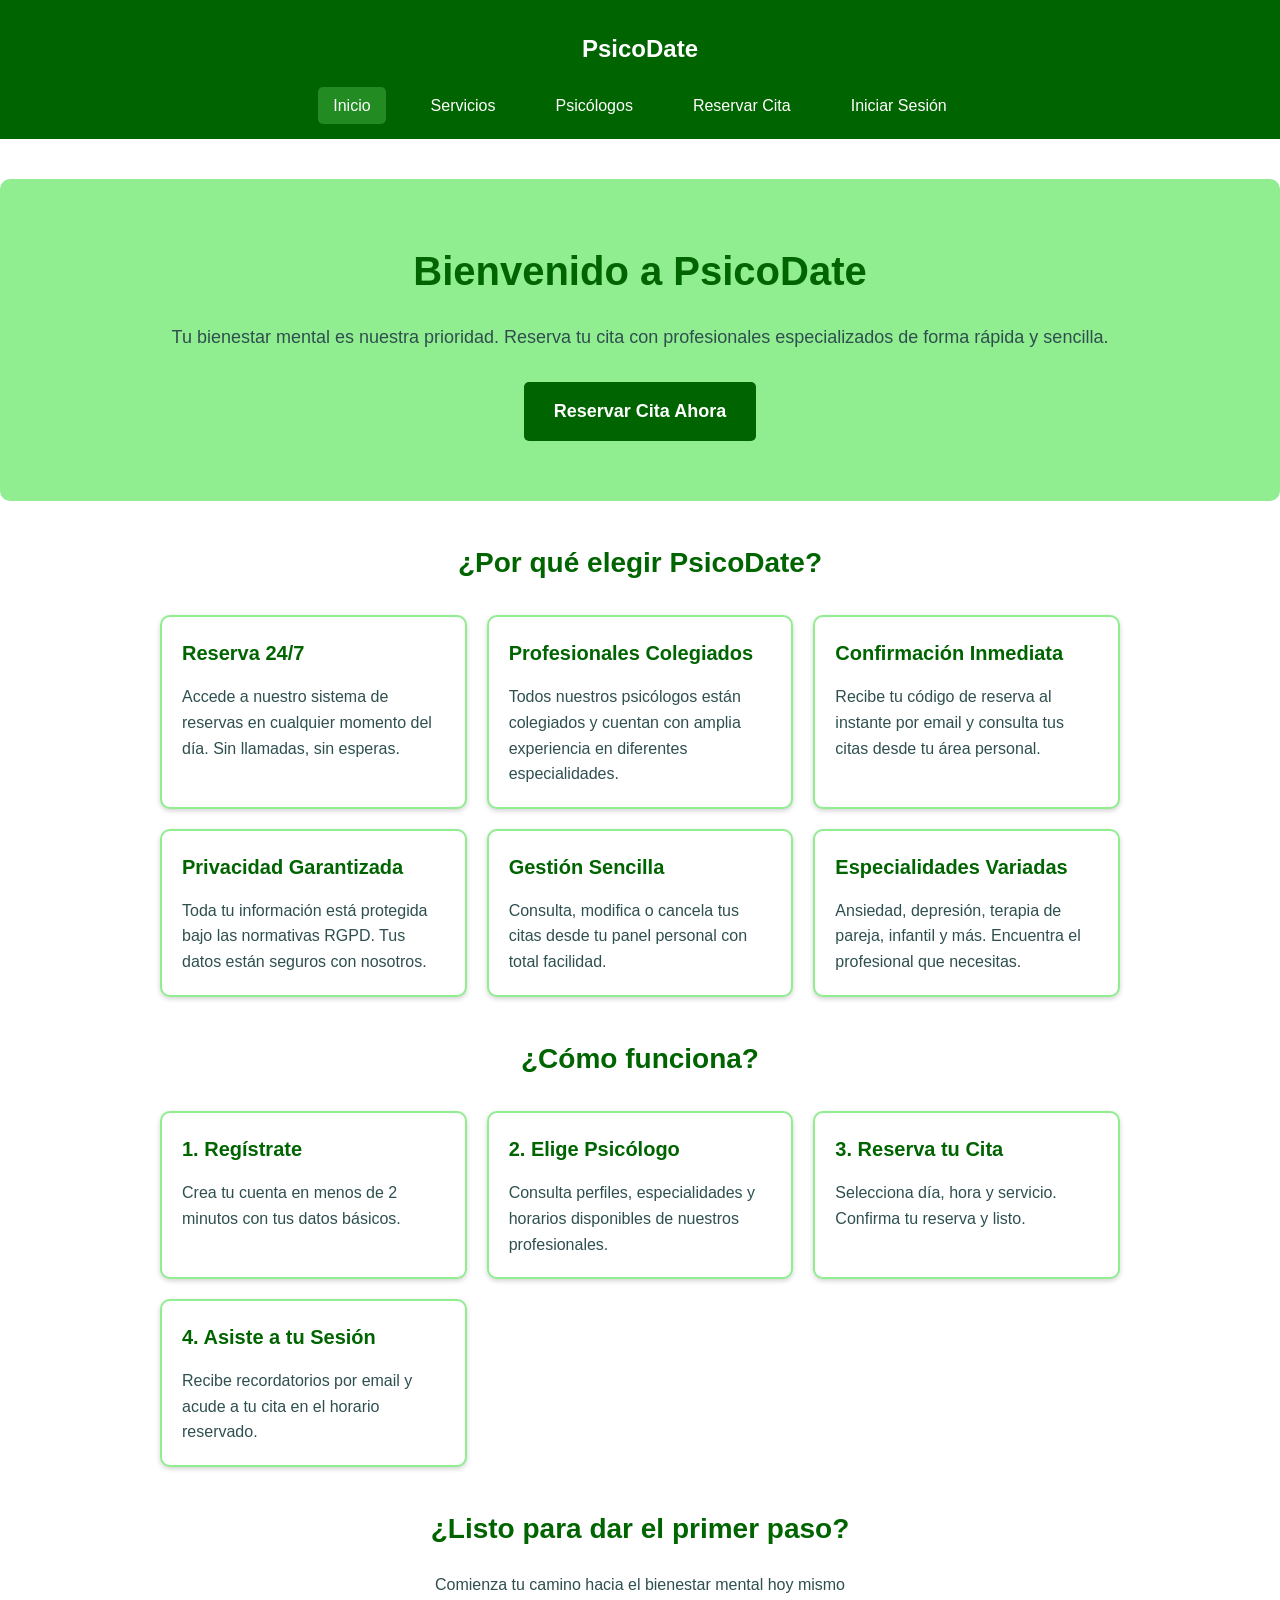
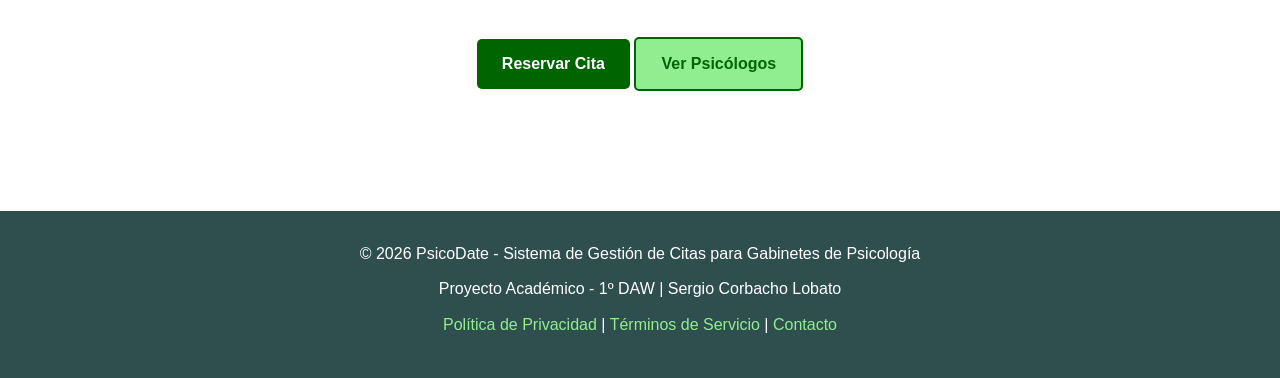
<file: index.html>
<!DOCTYPE html>
<html lang="es">
<head>
    <meta charset="UTF-8">
    <meta name="viewport" content="width=device-width, initial-scale=1.0">
    <title>PsicoDate - Gestión de Citas Psicológicas</title>
    <link rel="stylesheet" href="estilos_psicodate.css">
</head>
<body>
    
    
    <header>
        <nav>
            <div class="contenedor">
                <a href="index.html" class="logo">PsicoDate</a>
                
                <ul>
                    <li><a href="index.html" class="activo">Inicio</a></li>
                    <li><a href="servicios.html">Servicios</a></li>
                    <li><a href="psicologos.html">Psicólogos</a></li>
                    <li><a href="reservar.html">Reservar Cita</a></li>
                    <li><a href="login.html">Iniciar Sesión</a></li>
                </ul>
            </div>
        </nav>
    </header>
    
    
    <main>
        
        
        <section class="hero">
            <div class="contenedor">
                <h1>Bienvenido a PsicoDate</h1>
                <p>Tu bienestar mental es nuestra prioridad. Reserva tu cita con profesionales especializados de forma rápida y sencilla.</p>
                <a href="reservar.html" class="boton boton-primario boton-grande">Reservar Cita Ahora</a>
            </div>
        </section>
        
        <div class="contenedor">
            
            
            <section>
                <h2 class="texto-centrado">¿Por qué elegir PsicoDate?</h2>
                
                <div class="grilla-tarjetas">
                    
                    <article class="tarjeta">
                        <h3>Reserva 24/7</h3>
                        <p>Accede a nuestro sistema de reservas en cualquier momento del día. Sin llamadas, sin esperas.</p>
                    </article>

                    <article class="tarjeta">
                        <h3>Profesionales Colegiados</h3>
                        <p>Todos nuestros psicólogos están colegiados y cuentan con amplia experiencia en diferentes especialidades.</p>
                    </article>

                    <article class="tarjeta">
                        <h3>Confirmación Inmediata</h3>
                        <p>Recibe tu código de reserva al instante por email y consulta tus citas desde tu área personal.</p>
                    </article>

                    <article class="tarjeta">
                        <h3>Privacidad Garantizada</h3>
                        <p>Toda tu información está protegida bajo las normativas RGPD. Tus datos están seguros con nosotros.</p>
                    </article>

                    <article class="tarjeta">
                        <h3>Gestión Sencilla</h3>
                        <p>Consulta, modifica o cancela tus citas desde tu panel personal con total facilidad.</p>
                    </article>

                    <article class="tarjeta">
                        <h3>Especialidades Variadas</h3>
                        <p>Ansiedad, depresión, terapia de pareja, infantil y más. Encuentra el profesional que necesitas.</p>
                    </article>
                    
                </div>
            </section>

            
            <section>
                <h2 class="texto-centrado">¿Cómo funciona?</h2>
                
                <div class="grilla-tarjetas">
                    
                    <article class="tarjeta">
                        <h3>1. Regístrate</h3>
                        <p>Crea tu cuenta en menos de 2 minutos con tus datos básicos.</p>
                    </article>

                    <article class="tarjeta">
                        <h3>2. Elige Psicólogo</h3>
                        <p>Consulta perfiles, especialidades y horarios disponibles de nuestros profesionales.</p>
                    </article>

                    <article class="tarjeta">
                        <h3>3. Reserva tu Cita</h3>
                        <p>Selecciona día, hora y servicio. Confirma tu reserva y listo.</p>
                    </article>

                    <article class="tarjeta">
                        <h3>4. Asiste a tu Sesión</h3>
                        <p>Recibe recordatorios por email y acude a tu cita en el horario reservado.</p>
                    </article>
                    
                </div>
            </section>

            
            <section class="texto-centrado espaciado-superior">
                <h2>¿Listo para dar el primer paso?</h2>
                <p>Comienza tu camino hacia el bienestar mental hoy mismo</p>
                <div class="espaciado-superior">
                    <a href="reservar.html" class="boton boton-primario">Reservar Cita</a>
                    <a href="psicologos.html" class="boton boton-secundario">Ver Psicólogos</a>
                </div>
            </section>
            
        </div>
    </main>

    
    <footer>
        <div class="contenedor">
            <p>&copy; 2026 PsicoDate - Sistema de Gestión de Citas para Gabinetes de Psicología</p>
            <p>Proyecto Académico - 1º DAW | Sergio Corbacho Lobato</p>
            <p>
                <a href="#">Política de Privacidad</a> | 
                <a href="#">Términos de Servicio</a> | 
                <a href="#">Contacto</a>
            </p>
        </div>
    </footer>
    
</body>
</html>
</file>
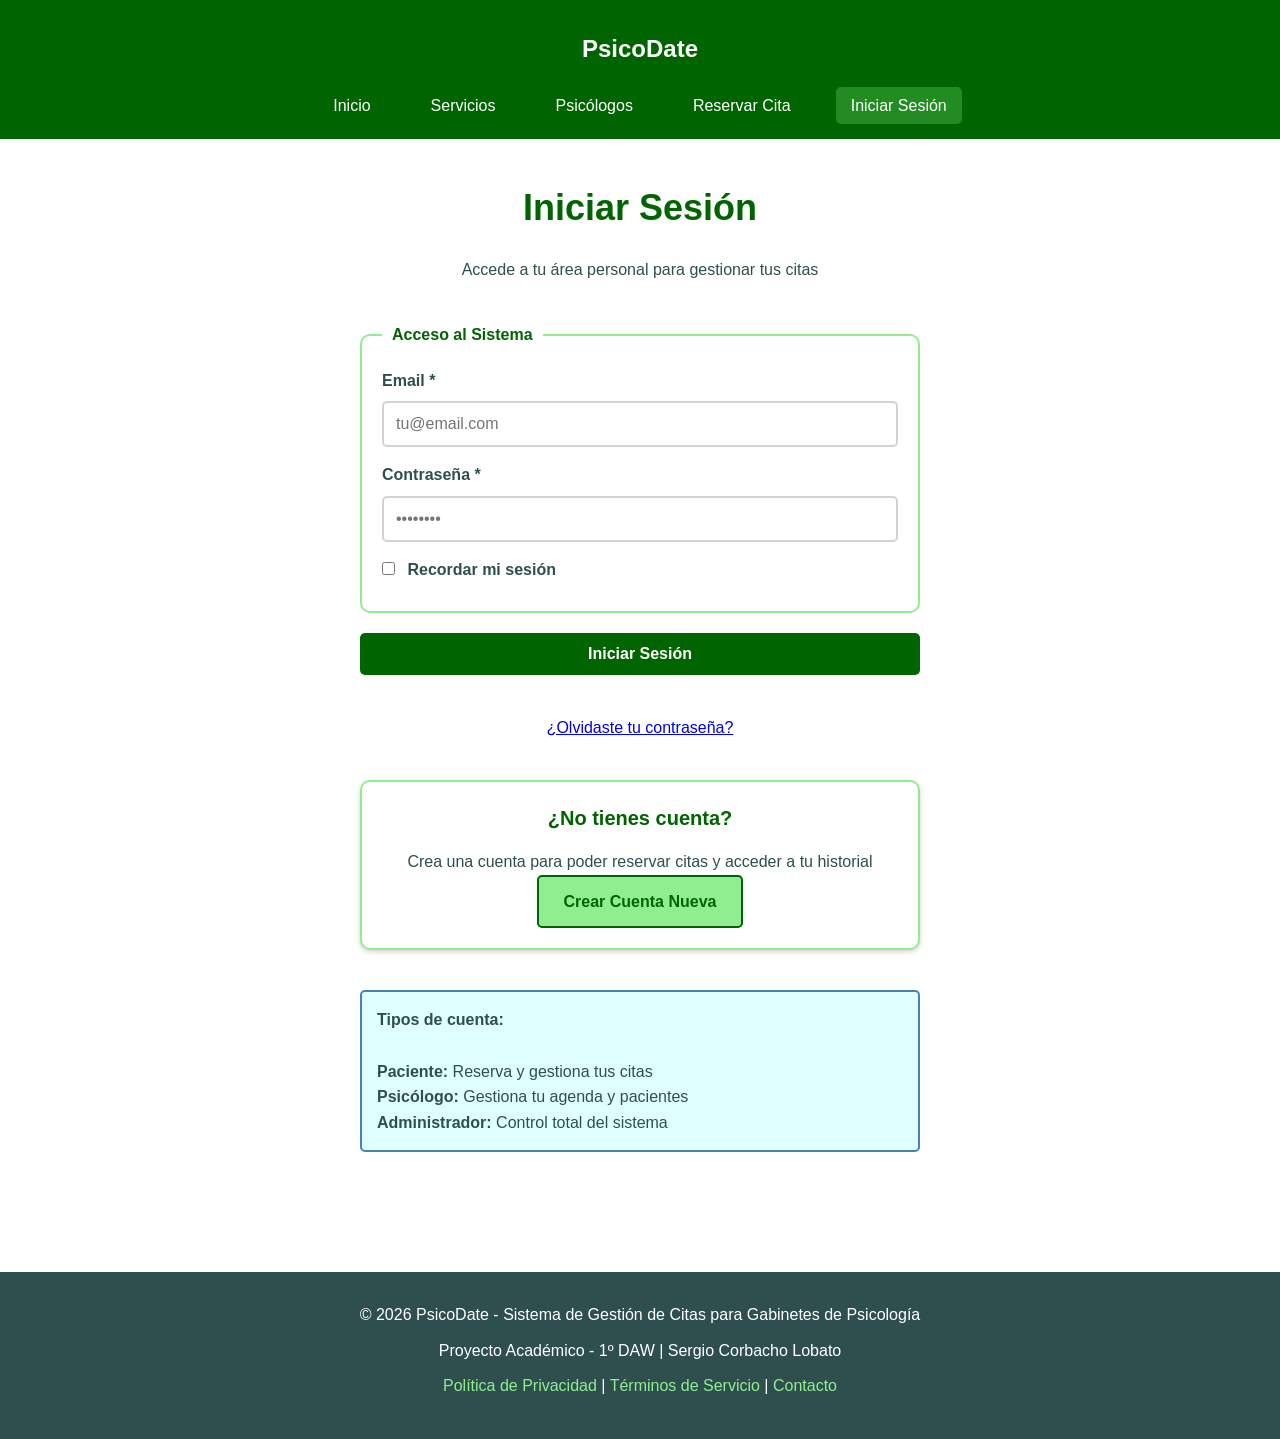
<file: login.html>
<!DOCTYPE html>
<html lang="es">
<head>
    <meta charset="UTF-8">
    <meta name="viewport" content="width=device-width, initial-scale=1.0">
    <title>Iniciar Sesión - PsicoDate</title>
    <link rel="stylesheet" href="estilos_psicodate.css">
</head>
<body>
    
    
    <header>
        <nav>
            <div class="contenedor">
                <a href="index.html" class="logo">PsicoDate</a>
                
                <ul>
                    <li><a href="index.html">Inicio</a></li>
                    <li><a href="servicios.html">Servicios</a></li>
                    <li><a href="psicologos.html">Psicólogos</a></li>
                    <li><a href="reservar.html">Reservar Cita</a></li>
                    <li><a href="login.html" class="activo">Iniciar Sesión</a></li>
                </ul>
            </div>
        </nav>
    </header>

    
    <main>
        <div class="contenedor contenedor-estrecho">
            
            
            <section class="texto-centrado">
                <h1>Iniciar Sesión</h1>
                <p>Accede a tu área personal para gestionar tus citas</p>
            </section>

            
            <section>
                <form action="procesar_login.php" method="post">
                    
                    <fieldset>
                        <legend>Acceso al Sistema</legend>
                        
                        <label for="email">Email *</label>
                        <input type="email" id="email" name="email" 
                               placeholder="tu@email.com" required>
                        
                        <label for="password">Contraseña *</label>
                        <input type="password" id="password" name="password" 
                               placeholder="••••••••" required>
                        
                        <label>
                            <input type="checkbox" name="remember">
                            Recordar mi sesión
                        </label>
                    </fieldset>

                    <button type="submit" class="boton boton-primario" style="width: 100%;">
                        Iniciar Sesión
                    </button>
                </form>
                
                <p class="texto-centrado espaciado-superior">
                    <a href="#">¿Olvidaste tu contraseña?</a>
                </p>
            </section>

            
            <section class="espaciado-superior">
                <article class="tarjeta texto-centrado">
                    <h3>¿No tienes cuenta?</h3>
                    <p>Crea una cuenta para poder reservar citas y acceder a tu historial</p>
                    <a href="#" class="boton boton-secundario">Crear Cuenta Nueva</a>
                </article>
            </section>

            
            <section>
                <div class="aviso aviso-info">
                    <strong>Tipos de cuenta:</strong><br><br>
                    <strong>Paciente:</strong> Reserva y gestiona tus citas<br>
                    <strong>Psicólogo:</strong> Gestiona tu agenda y pacientes<br>
                    <strong>Administrador:</strong> Control total del sistema
                </div>
            </section>
            
        </div>
    </main>

    
    <footer>
        <div class="contenedor">
            <p>&copy; 2026 PsicoDate - Sistema de Gestión de Citas para Gabinetes de Psicología</p>
            <p>Proyecto Académico - 1º DAW | Sergio Corbacho Lobato</p>
            <p>
                <a href="#">Política de Privacidad</a> | 
                <a href="#">Términos de Servicio</a> | 
                <a href="#">Contacto</a>
            </p>
        </div>
    </footer>
    
</body>
</html>
</file>
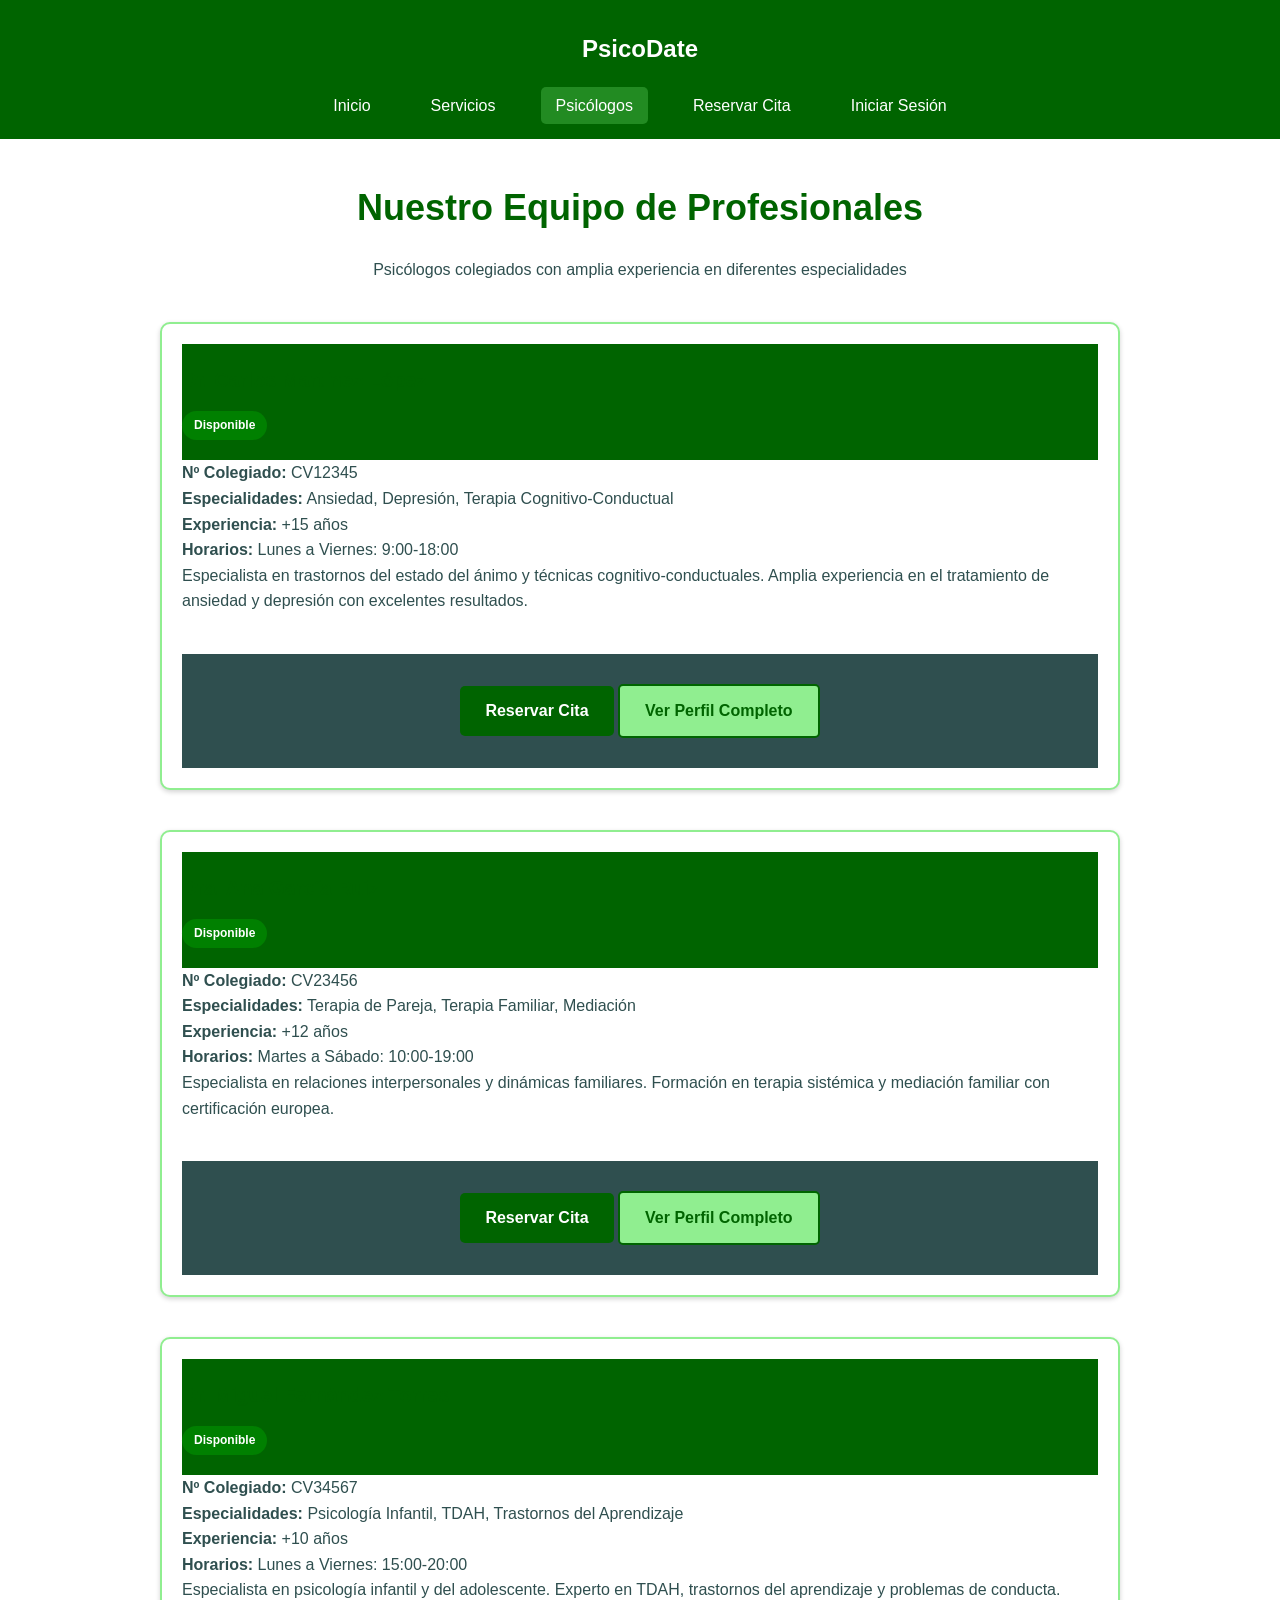
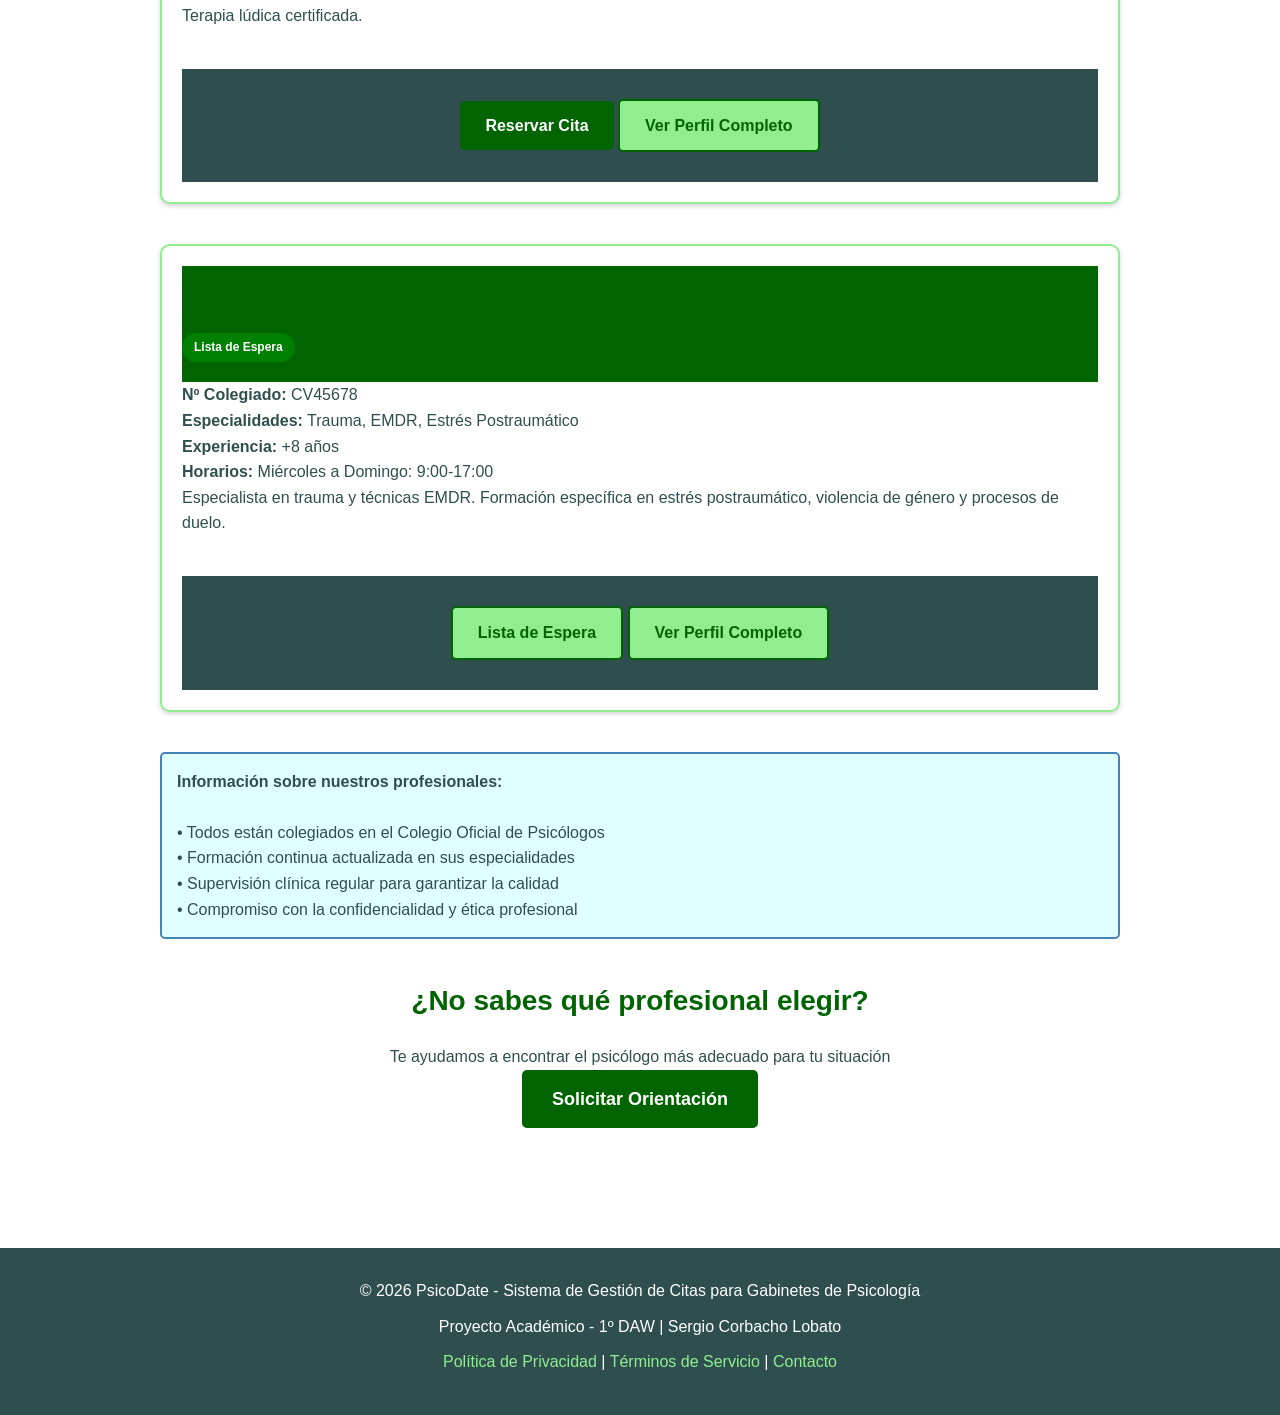
<file: psicologos.html>
<!DOCTYPE html>
<html lang="es">
<head>
    <meta charset="UTF-8">
    <meta name="viewport" content="width=device-width, initial-scale=1.0">
    <title>Nuestros Psicólogos - PsicoDate</title>
    <link rel="stylesheet" href="estilos_psicodate.css">
</head>
<body>
    
    
    <header>
        <nav>
            <div class="contenedor">
                <a href="index.html" class="logo">PsicoDate</a>
                
                <ul>
                    <li><a href="index.html">Inicio</a></li>
                    <li><a href="servicios.html">Servicios</a></li>
                    <li><a href="psicologos.html" class="activo">Psicólogos</a></li>
                    <li><a href="reservar.html">Reservar Cita</a></li>
                    <li><a href="login.html">Iniciar Sesión</a></li>
                </ul>
            </div>
        </nav>
    </header>

    
    <main>
        <div class="contenedor">
            
            
            <section class="texto-centrado">
                <h1>Nuestro Equipo de Profesionales</h1>
                <p>Psicólogos colegiados con amplia experiencia en diferentes especialidades</p>
            </section>

            
            <section>
                
                
                <article class="tarjeta espaciado-inferior">
                    <header>
                        <h3>Dr. Carlos Martínez López</h3>
                        <div class="estado estado-disponible">Disponible</div>
                    </header>
                    <div>
                        <p><strong>Nº Colegiado:</strong> CV12345</p>
                        <p><strong>Especialidades:</strong> Ansiedad, Depresión, Terapia Cognitivo-Conductual</p>
                        <p><strong>Experiencia:</strong> +15 años</p>
                        <p><strong>Horarios:</strong> Lunes a Viernes: 9:00-18:00</p>
                        <p>
                            Especialista en trastornos del estado del ánimo y técnicas cognitivo-conductuales. 
                            Amplia experiencia en el tratamiento de ansiedad y depresión con excelentes resultados.
                        </p>
                    </div>
                    <footer class="espaciado-superior">
                        <a href="reservar.html" class="boton boton-primario">Reservar Cita</a>
                        <a href="#" class="boton boton-secundario">Ver Perfil Completo</a>
                    </footer>
                </article>

                
                <article class="tarjeta espaciado-inferior">
                    <header>
                        <h3>Dra. Ana García Ruiz</h3>
                        <div class="estado estado-disponible">Disponible</div>
                    </header>
                    <div>
                        <p><strong>Nº Colegiado:</strong> CV23456</p>
                        <p><strong>Especialidades:</strong> Terapia de Pareja, Terapia Familiar, Mediación</p>
                        <p><strong>Experiencia:</strong> +12 años</p>
                        <p><strong>Horarios:</strong> Martes a Sábado: 10:00-19:00</p>
                        <p>
                            Especialista en relaciones interpersonales y dinámicas familiares. Formación 
                            en terapia sistémica y mediación familiar con certificación europea.
                        </p>
                    </div>
                    <footer class="espaciado-superior">
                        <a href="reservar.html" class="boton boton-primario">Reservar Cita</a>
                        <a href="#" class="boton boton-secundario">Ver Perfil Completo</a>
                    </footer>
                </article>

                
                <article class="tarjeta espaciado-inferior">
                    <header>
                        <h3>Dr. Miguel Fernández Torres</h3>
                        <div class="estado estado-disponible">Disponible</div>
                    </header>
                    <div>
                        <p><strong>Nº Colegiado:</strong> CV34567</p>
                        <p><strong>Especialidades:</strong> Psicología Infantil, TDAH, Trastornos del Aprendizaje</p>
                        <p><strong>Experiencia:</strong> +10 años</p>
                        <p><strong>Horarios:</strong> Lunes a Viernes: 15:00-20:00</p>
                        <p>
                            Especialista en psicología infantil y del adolescente. Experto en TDAH, 
                            trastornos del aprendizaje y problemas de conducta. Terapia lúdica certificada.
                        </p>
                    </div>
                    <footer class="espaciado-superior">
                        <a href="reservar.html" class="boton boton-primario">Reservar Cita</a>
                        <a href="#" class="boton boton-secundario">Ver Perfil Completo</a>
                    </footer>
                </article>

                
                <article class="tarjeta espaciado-inferior">
                    <header>
                        <h3>Dra. Laura Sánchez Vega</h3>
                        <div class="estado estado-disponible">Lista de Espera</div>
                    </header>
                    <div>
                        <p><strong>Nº Colegiado:</strong> CV45678</p>
                        <p><strong>Especialidades:</strong> Trauma, EMDR, Estrés Postraumático</p>
                        <p><strong>Experiencia:</strong> +8 años</p>
                        <p><strong>Horarios:</strong> Miércoles a Domingo: 9:00-17:00</p>
                        <p>
                            Especialista en trauma y técnicas EMDR. Formación específica en estrés 
                            postraumático, violencia de género y procesos de duelo.
                        </p>
                    </div>
                    <footer class="espaciado-superior">
                        <a href="reservar.html" class="boton boton-secundario">Lista de Espera</a>
                        <a href="#" class="boton boton-secundario">Ver Perfil Completo</a>
                    </footer>
                </article>
                
            </section>

            
            <section>
                <div class="aviso aviso-info">
                    <strong>Información sobre nuestros profesionales:</strong><br><br>
                    • Todos están colegiados en el Colegio Oficial de Psicólogos<br>
                    • Formación continua actualizada en sus especialidades<br>
                    • Supervisión clínica regular para garantizar la calidad<br>
                    • Compromiso con la confidencialidad y ética profesional
                </div>
            </section>

            
            <section class="texto-centrado espaciado-superior">
                <h2>¿No sabes qué profesional elegir?</h2>
                <p>Te ayudamos a encontrar el psicólogo más adecuado para tu situación</p>
                <a href="reservar.html" class="boton boton-primario boton-grande">Solicitar Orientación</a>
            </section>
            
        </div>
    </main>

    
    <footer>
        <div class="contenedor">
            <p>&copy; 2026 PsicoDate - Sistema de Gestión de Citas para Gabinetes de Psicología</p>
            <p>Proyecto Académico - 1º DAW | Sergio Corbacho Lobato</p>
            <p>
                <a href="#">Política de Privacidad</a> | 
                <a href="#">Términos de Servicio</a> | 
                <a href="#">Contacto</a>
            </p>
        </div>
    </footer>
    
</body>
</html>
</file>
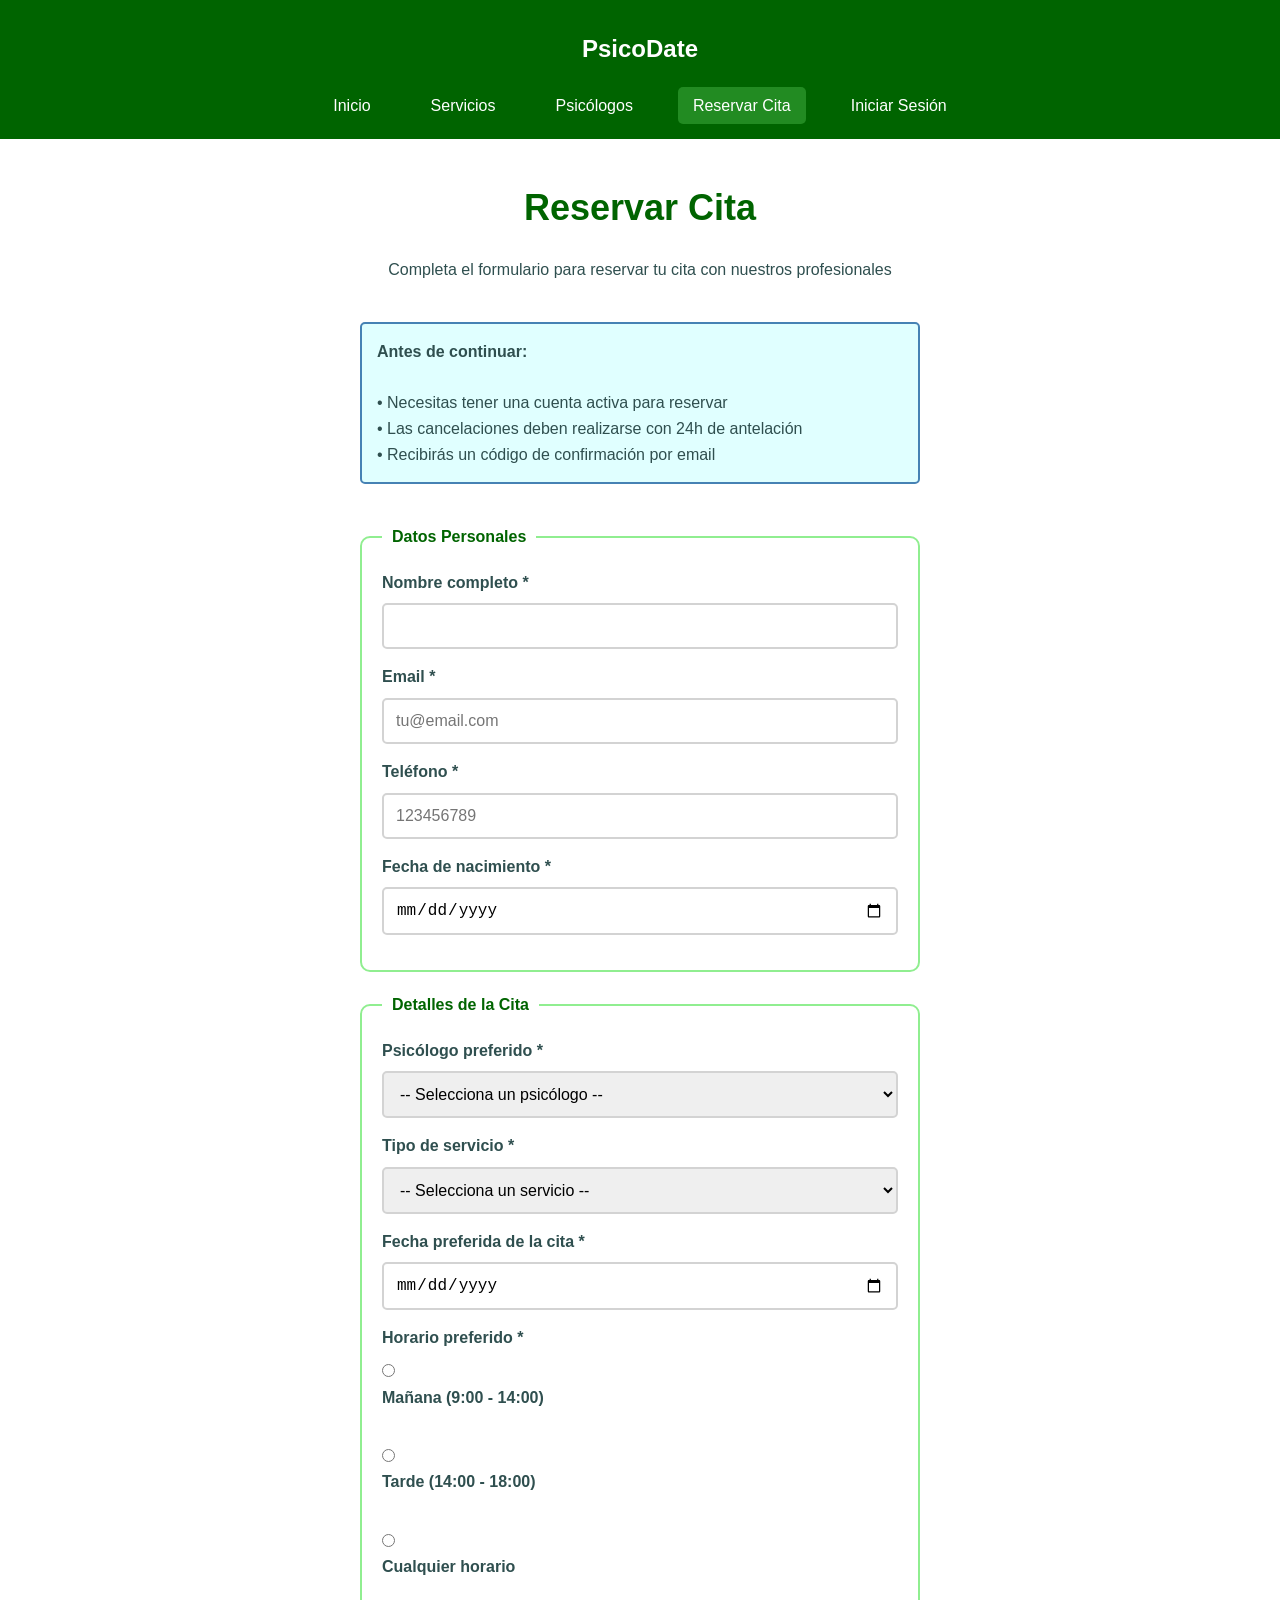
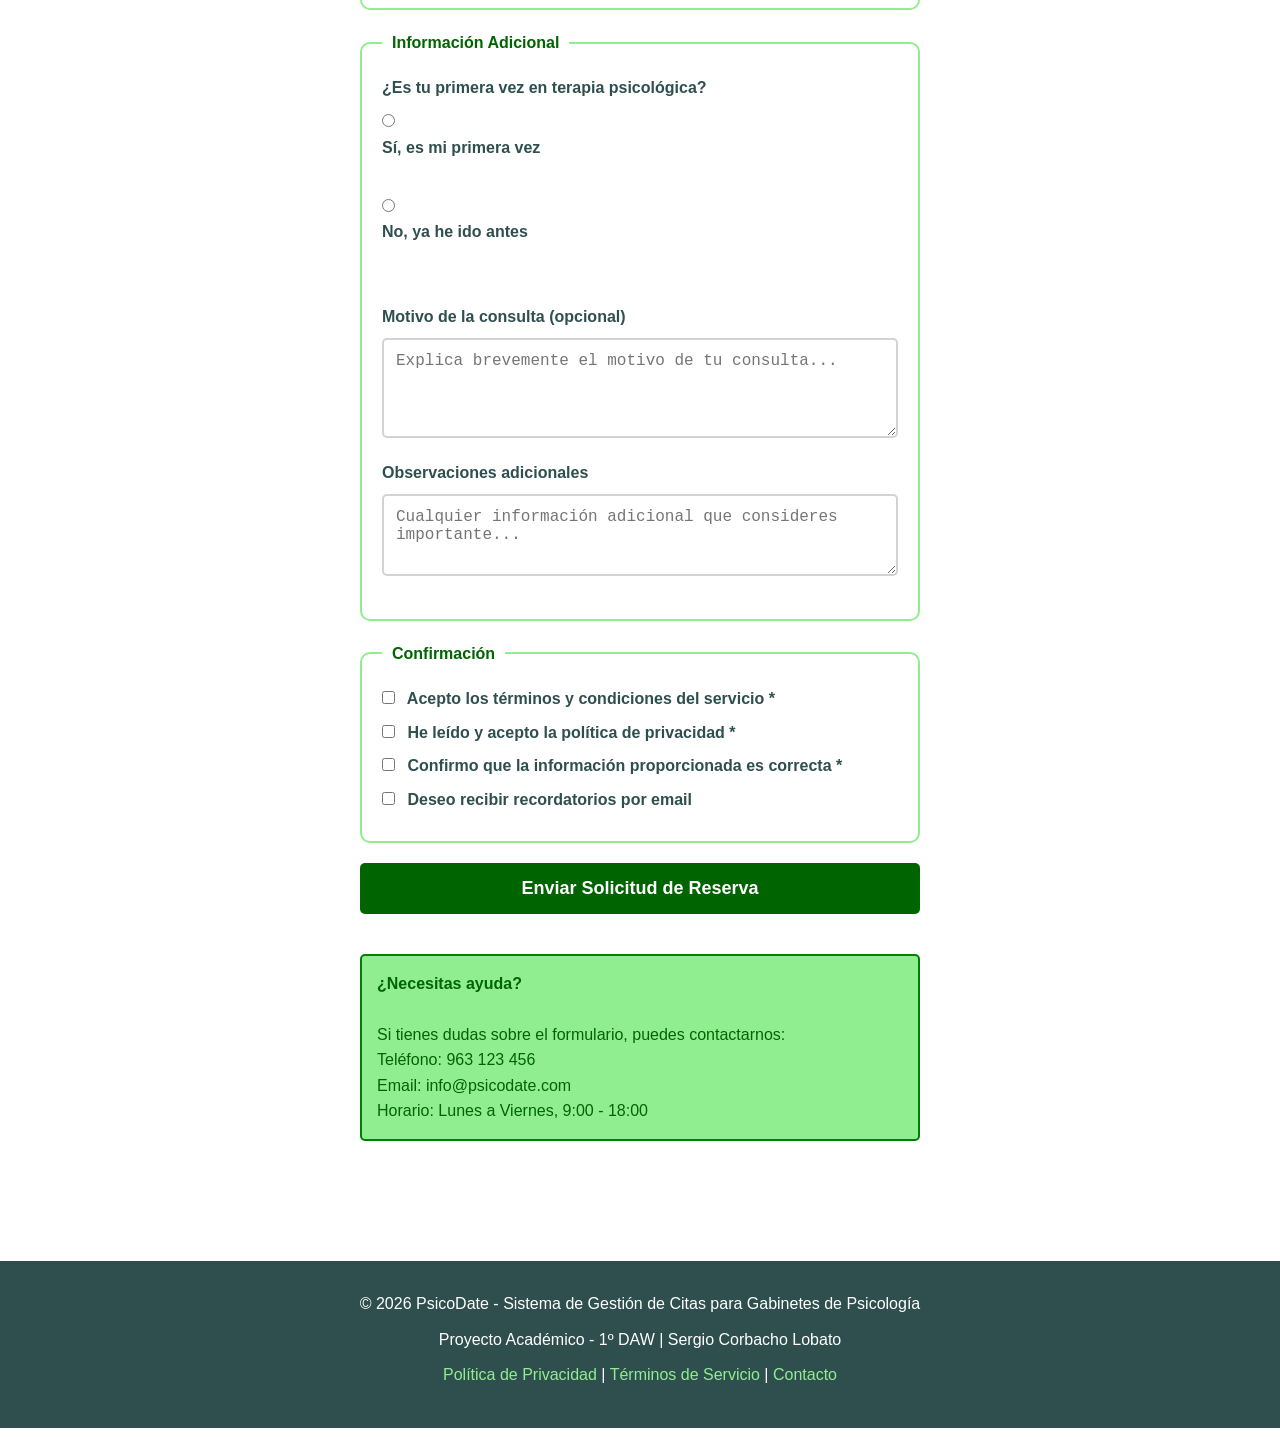
<file: reservar.html>
<!DOCTYPE html>
<html lang="es">
<head>
    <meta charset="UTF-8">
    <meta name="viewport" content="width=device-width, initial-scale=1.0">
    <title>Reservar Cita - PsicoDate</title>
    <link rel="stylesheet" href="estilos_psicodate.css">
</head>
<body>
    
    
    <header>
        <nav>
            <div class="contenedor">
                <a href="index.html" class="logo">PsicoDate</a>
                
                <ul>
                    <li><a href="index.html">Inicio</a></li>
                    <li><a href="servicios.html">Servicios</a></li>
                    <li><a href="psicologos.html">Psicólogos</a></li>
                    <li><a href="reservar.html" class="activo">Reservar Cita</a></li>
                    <li><a href="login.html">Iniciar Sesión</a></li>
                </ul>
            </div>
        </nav>
    </header>

    
    <main>
        <div class="contenedor contenedor-estrecho">
            
            
            <section class="texto-centrado">
                <h1>Reservar Cita</h1>
                <p>Completa el formulario para reservar tu cita con nuestros profesionales</p>
            </section>

            
            <section>
                <div class="aviso aviso-info">
                    <strong>Antes de continuar:</strong><br><br>
                    • Necesitas tener una cuenta activa para reservar<br>
                    • Las cancelaciones deben realizarse con 24h de antelación<br>
                    • Recibirás un código de confirmación por email
                </div>
            </section>

            
            <section>
                <form action="procesar_reserva.php" method="post">
                    
                    
                    <fieldset>
                        <legend>Datos Personales</legend>
                        
                        <label for="nombre">Nombre completo *</label>
                        <input type="text" id="nombre" name="nombre" required>
                        
                        <label for="email">Email *</label>
                        <input type="email" id="email" name="email" required 
                               placeholder="tu@email.com">
                        
                        <label for="telefono">Teléfono *</label>
                        <input type="tel" id="telefono" name="telefono" required
                               placeholder="123456789">
                        
                        <label for="fecha_nacimiento">Fecha de nacimiento *</label>
                        <input type="date" id="fecha_nacimiento" name="fecha_nacimiento" required>
                    </fieldset>

                    
                    <fieldset>
                        <legend>Detalles de la Cita</legend>
                        
                        <label for="psicologo">Psicólogo preferido *</label>
                        <select id="psicologo" name="psicologo" required>
                            <option value="">-- Selecciona un psicólogo --</option>
                            <option value="carlos">Dr. Carlos Martínez López</option>
                            <option value="ana">Dra. Ana García Ruiz</option>
                            <option value="miguel">Dr. Miguel Fernández Torres</option>
                            <option value="laura">Dra. Laura Sánchez Vega</option>
                        </select>
                        
                        <label for="servicio">Tipo de servicio *</label>
                        <select id="servicio" name="servicio" required>
                            <option value="">-- Selecciona un servicio --</option>
                            <option value="individual">Terapia Individual (50€)</option>
                            <option value="pareja">Terapia de Pareja (65€)</option>
                            <option value="infantil">Terapia Infantil (45€)</option>
                            <option value="familiar">Terapia Familiar (75€)</option>
                            <option value="primera">Primera Consulta (40€)</option>
                            <option value="estres">Gestión del Estrés (50€)</option>
                        </select>
                        
                        <label for="fecha_cita">Fecha preferida de la cita *</label>
                        <input type="date" id="fecha_cita" name="fecha_cita" required>
                        
                        <label>Horario preferido *</label>
                        <input type="radio" id="manana" name="horario" value="manana" required>
                        <label for="manana">Mañana (9:00 - 14:00)</label><br>
                        
                        <input type="radio" id="tarde" name="horario" value="tarde" required>
                        <label for="tarde">Tarde (14:00 - 18:00)</label><br>
                        
                        <input type="radio" id="cualquiera" name="horario" value="cualquiera" required>
                        <label for="cualquiera">Cualquier horario</label>
                    </fieldset>

                    
                    <fieldset>
                        <legend>Información Adicional</legend>
                        
                        <label>¿Es tu primera vez en terapia psicológica?</label>
                        <input type="radio" id="primera_si" name="primera_vez" value="si">
                        <label for="primera_si">Sí, es mi primera vez</label><br>
                        
                        <input type="radio" id="primera_no" name="primera_vez" value="no">
                        <label for="primera_no">No, ya he ido antes</label>
                        
                        <br><br>
                        
                        <label for="motivo">Motivo de la consulta (opcional)</label>
                        <textarea id="motivo" name="motivo" rows="4" 
                                  placeholder="Explica brevemente el motivo de tu consulta..."></textarea>
                        
                        <label for="observaciones">Observaciones adicionales</label>
                        <textarea id="observaciones" name="observaciones" rows="3" 
                                  placeholder="Cualquier información adicional que consideres importante..."></textarea>
                    </fieldset>

                    
                    <fieldset>
                        <legend>Confirmación</legend>
                        
                        <label>
                            <input type="checkbox" name="terminos" required>
                            Acepto los términos y condiciones del servicio *
                        </label>
                        
                        <label>
                            <input type="checkbox" name="politica" required>
                            He leído y acepto la política de privacidad *
                        </label>
                        
                        <label>
                            <input type="checkbox" name="confirmacion" required>
                            Confirmo que la información proporcionada es correcta *
                        </label>
                        
                        <label>
                            <input type="checkbox" name="recordatorios">
                            Deseo recibir recordatorios por email
                        </label>
                    </fieldset>

                    <button type="submit" class="boton boton-primario boton-grande" style="width: 100%;">
                        Enviar Solicitud de Reserva
                    </button>
                </form>
            </section>

            
            <section class="espaciado-superior">
                <div class="aviso aviso-exito">
                    <strong>¿Necesitas ayuda?</strong><br><br>
                    Si tienes dudas sobre el formulario, puedes contactarnos:<br>
                    Teléfono: 963 123 456<br>
                    Email: info@psicodate.com<br>
                    Horario: Lunes a Viernes, 9:00 - 18:00
                </div>
            </section>
            
        </div>
    </main>

    
    <footer>
        <div class="contenedor">
            <p>&copy; 2026 PsicoDate - Sistema de Gestión de Citas para Gabinetes de Psicología</p>
            <p>Proyecto Académico - 1º DAW | Sergio Corbacho Lobato</p>
            <p>
                <a href="#">Política de Privacidad</a> | 
                <a href="#">Términos de Servicio</a> | 
                <a href="#">Contacto</a>
            </p>
        </div>
    </footer>
    
</body>
</html>
</file>
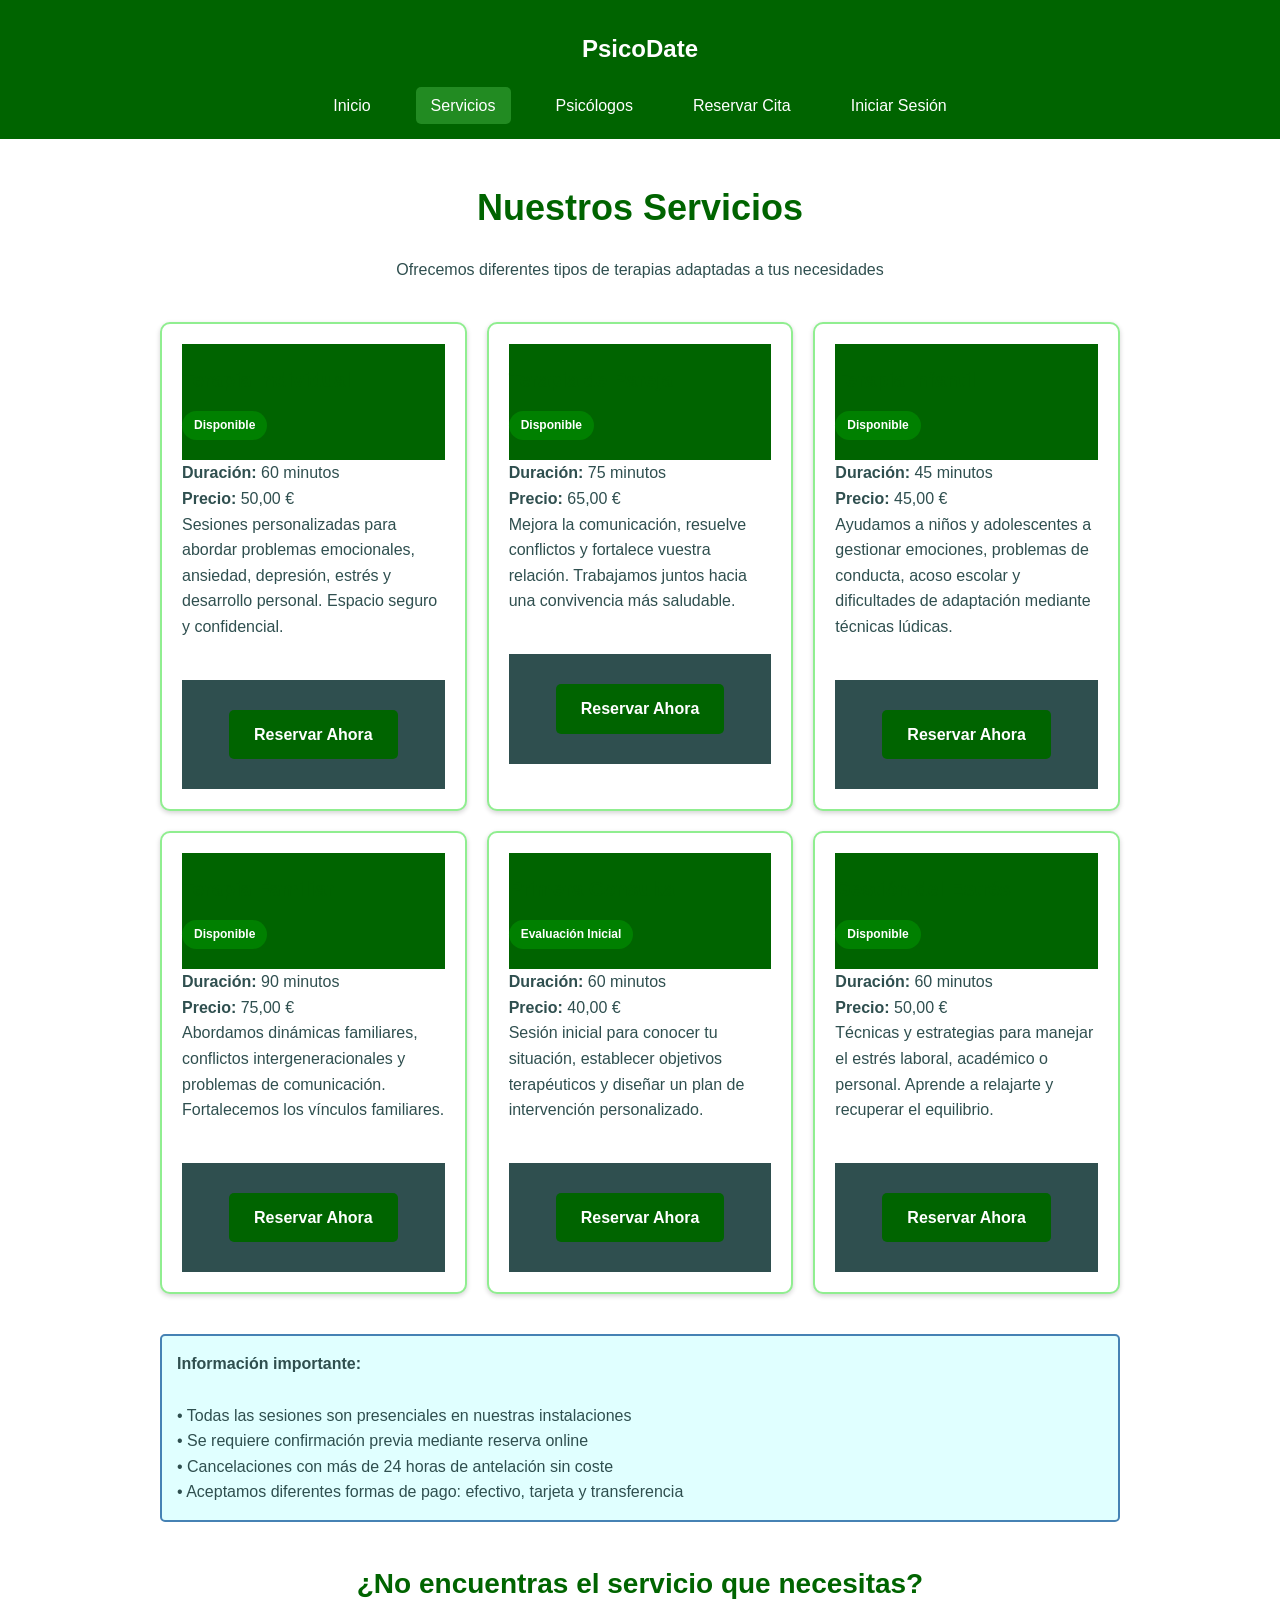
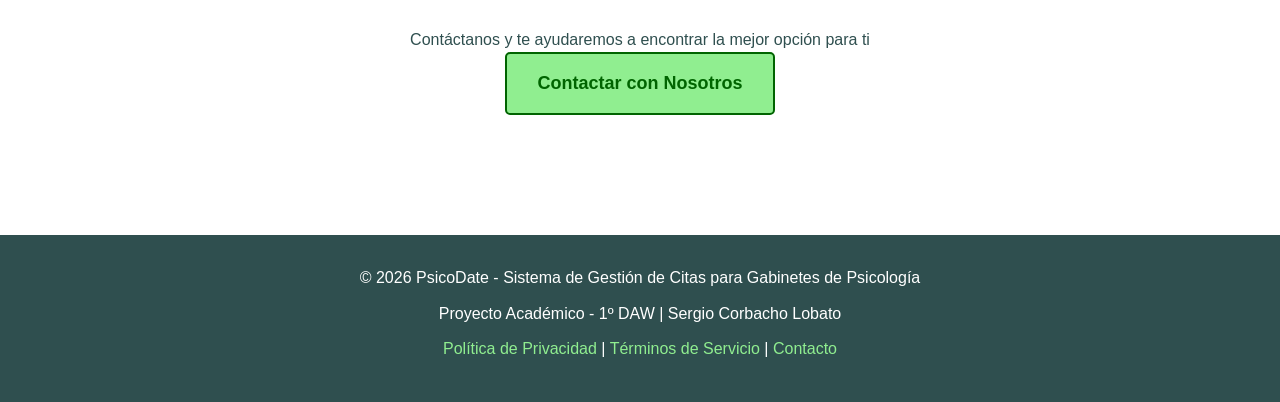
<file: servicios.html>
<!DOCTYPE html>
<html lang="es">
<head>
    <meta charset="UTF-8">
    <meta name="viewport" content="width=device-width, initial-scale=1.0">
    <title>Servicios - PsicoDate</title>
    <link rel="stylesheet" href="estilos_psicodate.css">
</head>
<body>
    
    
    <header>
        <nav>
            <div class="contenedor">
                <a href="index.html" class="logo">PsicoDate</a>
                
                <ul>
                    <li><a href="index.html">Inicio</a></li>
                    <li><a href="servicios.html" class="activo">Servicios</a></li>
                    <li><a href="psicologos.html">Psicólogos</a></li>
                    <li><a href="reservar.html">Reservar Cita</a></li>
                    <li><a href="login.html">Iniciar Sesión</a></li>
                </ul>
            </div>
        </nav>
    </header>

    
    <main>
        <div class="contenedor">
            
            
            <section class="texto-centrado">
                <h1>Nuestros Servicios</h1>
                <p>Ofrecemos diferentes tipos de terapias adaptadas a tus necesidades</p>
            </section>

            
            <section>
                <div class="grilla-tarjetas">
                    
                    
                    <article class="tarjeta">
                        <header>
                            <h3>Terapia Individual</h3>
                            <div class="estado estado-disponible">Disponible</div>
                        </header>
                        <div>
                            <p><strong>Duración:</strong> 60 minutos</p>
                            <p><strong>Precio:</strong> 50,00 €</p>
                            <p>
                                Sesiones personalizadas para abordar problemas emocionales, ansiedad, 
                                depresión, estrés y desarrollo personal. Espacio seguro y confidencial.
                            </p>
                        </div>
                        <footer class="espaciado-superior">
                            <a href="reservar.html" class="boton boton-primario">Reservar Ahora</a>
                        </footer>
                    </article>

                    
                    <article class="tarjeta">
                        <header>
                            <h3>Terapia de Pareja</h3>
                            <div class="estado estado-disponible">Disponible</div>
                        </header>
                        <div>
                            <p><strong>Duración:</strong> 75 minutos</p>
                            <p><strong>Precio:</strong> 65,00 €</p>
                            <p>
                                Mejora la comunicación, resuelve conflictos y fortalece vuestra relación. 
                                Trabajamos juntos hacia una convivencia más saludable.
                            </p>
                        </div>
                        <footer class="espaciado-superior">
                            <a href="reservar.html" class="boton boton-primario">Reservar Ahora</a>
                        </footer>
                    </article>

                    
                    <article class="tarjeta">
                        <header>
                            <h3>Terapia Infantil</h3>
                            <div class="estado estado-disponible">Disponible</div>
                        </header>
                        <div>
                            <p><strong>Duración:</strong> 45 minutos</p>
                            <p><strong>Precio:</strong> 45,00 €</p>
                            <p>
                                Ayudamos a niños y adolescentes a gestionar emociones, problemas de conducta, 
                                acoso escolar y dificultades de adaptación mediante técnicas lúdicas.
                            </p>
                        </div>
                        <footer class="espaciado-superior">
                            <a href="reservar.html" class="boton boton-primario">Reservar Ahora</a>
                        </footer>
                    </article>

                    
                    <article class="tarjeta">
                        <header>
                            <h3>Terapia Familiar</h3>
                            <div class="estado estado-disponible">Disponible</div>
                        </header>
                        <div>
                            <p><strong>Duración:</strong> 90 minutos</p>
                            <p><strong>Precio:</strong> 75,00 €</p>
                            <p>
                                Abordamos dinámicas familiares, conflictos intergeneracionales y problemas 
                                de comunicación. Fortalecemos los vínculos familiares.
                            </p>
                        </div>
                        <footer class="espaciado-superior">
                            <a href="reservar.html" class="boton boton-primario">Reservar Ahora</a>
                        </footer>
                    </article>

                    
                    <article class="tarjeta">
                        <header>
                            <h3>Primera Consulta</h3>
                            <div class="estado estado-disponible">Evaluación Inicial</div>
                        </header>
                        <div>
                            <p><strong>Duración:</strong> 60 minutos</p>
                            <p><strong>Precio:</strong> 40,00 €</p>
                            <p>
                                Sesión inicial para conocer tu situación, establecer objetivos terapéuticos 
                                y diseñar un plan de intervención personalizado.
                            </p>
                        </div>
                        <footer class="espaciado-superior">
                            <a href="reservar.html" class="boton boton-primario">Reservar Ahora</a>
                        </footer>
                    </article>

                    
                    <article class="tarjeta">
                        <header>
                            <h3>Gestión del Estrés</h3>
                            <div class="estado estado-disponible">Disponible</div>
                        </header>
                        <div>
                            <p><strong>Duración:</strong> 60 minutos</p>
                            <p><strong>Precio:</strong> 50,00 €</p>
                            <p>
                                Técnicas y estrategias para manejar el estrés laboral, académico o personal. 
                                Aprende a relajarte y recuperar el equilibrio.
                            </p>
                        </div>
                        <footer class="espaciado-superior">
                            <a href="reservar.html" class="boton boton-primario">Reservar Ahora</a>
                        </footer>
                    </article>
                    
                </div>
            </section>

            
            <section>
                <div class="aviso aviso-info">
                    <strong>Información importante:</strong><br><br>
                    • Todas las sesiones son presenciales en nuestras instalaciones<br>
                    • Se requiere confirmación previa mediante reserva online<br>
                    • Cancelaciones con más de 24 horas de antelación sin coste<br>
                    • Aceptamos diferentes formas de pago: efectivo, tarjeta y transferencia
                </div>
            </section>

            
            <section class="texto-centrado espaciado-superior">
                <h2>¿No encuentras el servicio que necesitas?</h2>
                <p>Contáctanos y te ayudaremos a encontrar la mejor opción para ti</p>
                <a href="reservar.html" class="boton boton-secundario boton-grande">Contactar con Nosotros</a>
            </section>
            
        </div>
    </main>

    
    <footer>
        <div class="contenedor">
            <p>&copy; 2026 PsicoDate - Sistema de Gestión de Citas para Gabinetes de Psicología</p>
            <p>Proyecto Académico - 1º DAW | Sergio Corbacho Lobato</p>
            <p>
                <a href="#">Política de Privacidad</a> | 
                <a href="#">Términos de Servicio</a> | 
                <a href="#">Contacto</a>
            </p>
        </div>
    </footer>
    
</body>
</html>
</file>
<file: estilos_psicodate.css>
* {
    margin: 0;
    padding: 0;
    box-sizing: border-box;
}

body {
    font-family: Arial, sans-serif;
    line-height: 1.6;
    color: darkslategray;
    background-color: white;
}



.contenedor {
    max-width: 1000px;
    margin: 0 auto;
    padding: 0 20px;
}

.contenedor-estrecho {
    max-width: 600px;
}



header {
    background-color: darkgreen;
    color: white;
    padding: 20px 0;
}

nav ul {
    list-style: none;
    display: flex;
    justify-content: center;
    gap: 30px;
}

nav a {
    color: white;
    text-decoration: none;
    padding: 10px 15px;
    border-radius: 5px;
}

nav a:hover,
nav a.activo {
    background-color: forestgreen;
}

.logo {
    font-size: 24px;
    font-weight: bold;
    color: white;
    text-decoration: none;
    text-align: center;
    display: block;
    margin-bottom: 15px;
}



main {
    padding: 40px 0;
}

section {
    margin-bottom: 40px;
}



h1 {
    font-size: 36px;
    color: darkgreen;
    text-align: center;
    margin-bottom: 20px;
}

h2 {
    font-size: 28px;
    color: darkgreen;
    margin-bottom: 20px;
}

h3 {
    font-size: 20px;
    color: forestgreen;
    margin-bottom: 10px;
}



.hero {
    background-color: lightgreen;
    padding: 60px 40px;
    text-align: center;
    border-radius: 10px;
    margin-bottom: 40px;
}

.hero h1 {
    color: darkgreen;
    font-size: 40px;
}

.hero p {
    font-size: 18px;
    margin-bottom: 30px;
    color: darkslategray;
}



.grilla-tarjetas {
    display: grid;
    grid-template-columns: 1fr 1fr 1fr;
    gap: 20px;
    margin-top: 30px;
}

.tarjeta {
    background-color: white;
    border: 2px solid lightgreen;
    border-radius: 10px;
    padding: 20px;
    box-shadow: 0 2px 5px lightgray;
}

.tarjeta:hover {
    border-color: forestgreen;
}

.tarjeta h3 {
    color: darkgreen;
    margin-bottom: 15px;
}



.boton {
    display: inline-block;
    padding: 12px 25px;
    text-decoration: none;
    border-radius: 5px;
    font-weight: bold;
    text-align: center;
    border: none;
    cursor: pointer;
    font-size: 16px;
}

.boton-primario {
    background-color: darkgreen;
    color: white;
}

.boton-primario:hover {
    background-color: forestgreen;
}

.boton-secundario {
    background-color: lightgreen;
    color: darkgreen;
    border: 2px solid darkgreen;
}

.boton-secundario:hover {
    background-color: darkgreen;
    color: white;
}

.boton-grande {
    padding: 15px 30px;
    font-size: 18px;
}



fieldset {
    border: 2px solid lightgreen;
    border-radius: 10px;
    padding: 20px;
    margin-bottom: 20px;
    background-color: white;
}

legend {
    color: darkgreen;
    font-weight: bold;
    padding: 0 10px;
}

label {
    display: block;
    margin-bottom: 8px;
    color: darkslategray;
    font-weight: bold;
}

input[type="text"],
input[type="email"],
input[type="password"],
input[type="date"],
input[type="tel"],
input[type="number"],
select,
textarea {
    width: 100%;
    padding: 12px;
    border: 2px solid lightgray;
    border-radius: 5px;
    font-size: 16px;
    margin-bottom: 15px;
}

input:focus,
select:focus,
textarea:focus {
    border-color: darkgreen;
    outline: none;
}

input[type="radio"],
input[type="checkbox"] {
    width: auto;
    margin-right: 8px;
}



table {
    width: 100%;
    border-collapse: collapse;
    background-color: white;
    border-radius: 10px;
    overflow: hidden;
    box-shadow: 0 2px 5px lightgray;
}

th {
    background-color: darkgreen;
    color: white;
    padding: 15px;
    text-align: left;
}

td {
    padding: 15px;
    border-bottom: 1px solid lightgray;
}

tr:hover {
    background-color: lightcyan;
}



.estado {
    padding: 5px 12px;
    border-radius: 20px;
    display: inline-block;
    font-size: 12px;
    font-weight: bold;
}

.estado-disponible {
    background-color: green;
    color: white;
}

.estado-evaluacion {
    background-color: steelblue;
    color: white;
}

.estado-lista-espera {
    background-color: gold;
    color: darkslategray;
}



.aviso {
    padding: 15px;
    border-radius: 5px;
    margin-bottom: 20px;
}

.aviso-info {
    background-color: lightcyan;
    border: 2px solid steelblue;
    color: darkslategray;
}

.aviso-exito {
    background-color: lightgreen;
    border: 2px solid green;
    color: darkgreen;
}

.aviso-error {
    background-color: mistyrose;
    border: 2px solid crimson;
    color: darkred;
}



footer {
    background-color: darkslategray;
    color: white;
    padding: 30px 0;
    text-align: center;
    margin-top: 40px;
}

footer p {
    margin-bottom: 10px;
}

footer a {
    color: lightgreen;
    text-decoration: none;
}

footer a:hover {
    text-decoration: underline;
}



.texto-centrado {
    text-align: center;
}

.espaciado-superior {
    margin-top: 40px;
}

.espaciado-inferior {
    margin-bottom: 40px;
}

.ancho-completo {
    width: 100%;
}
</file>
